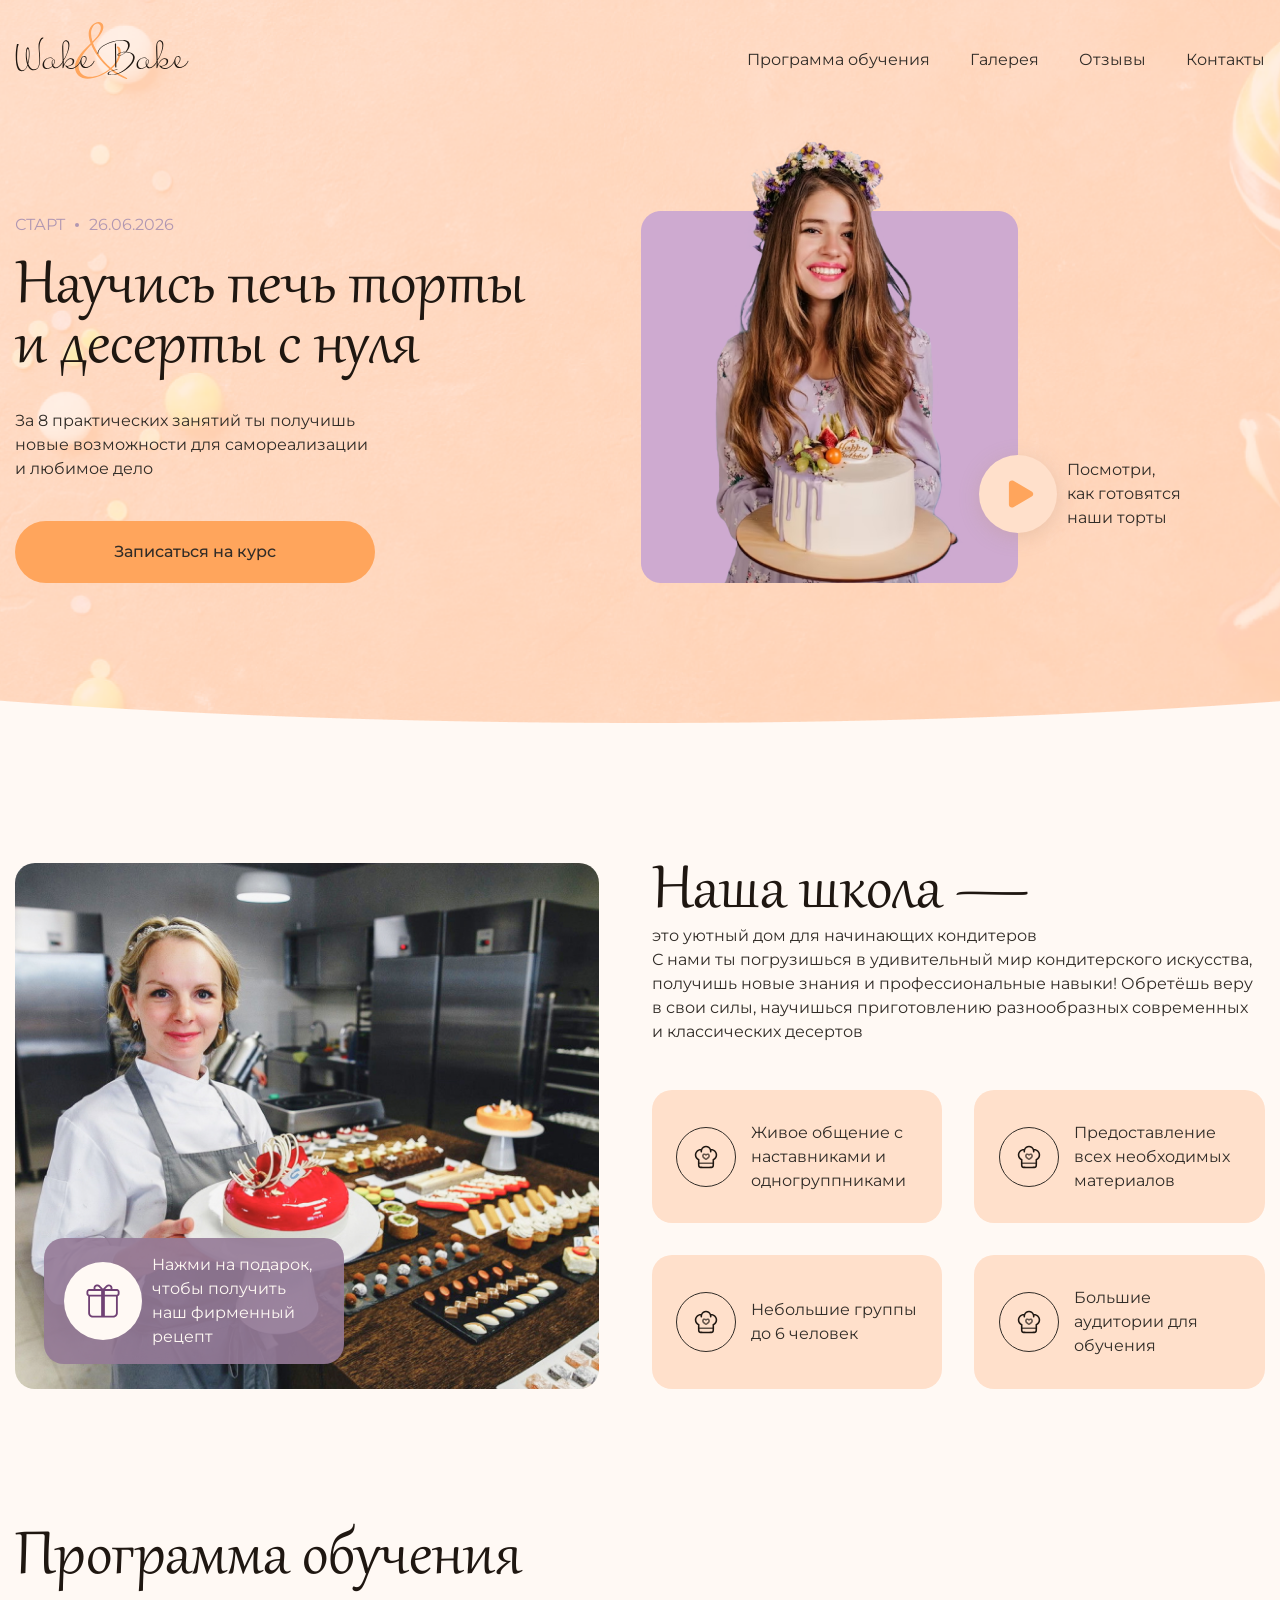
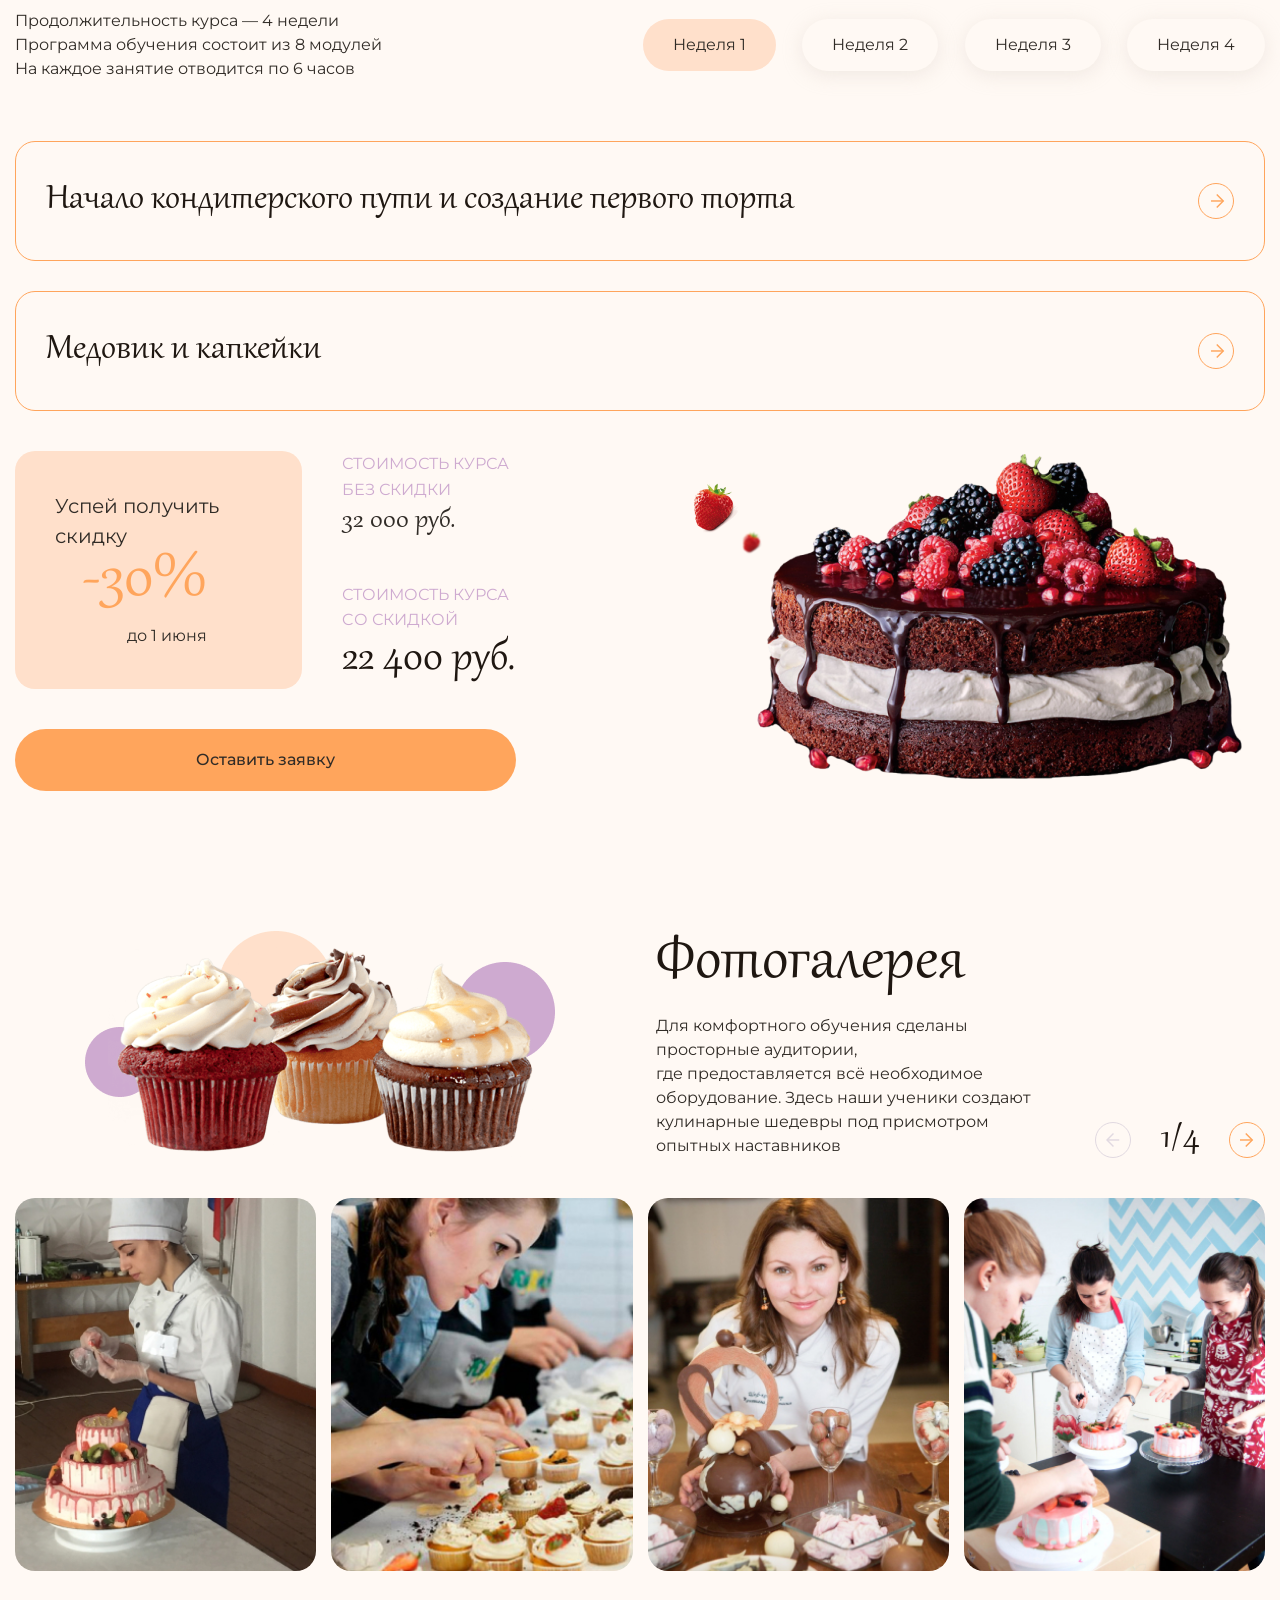
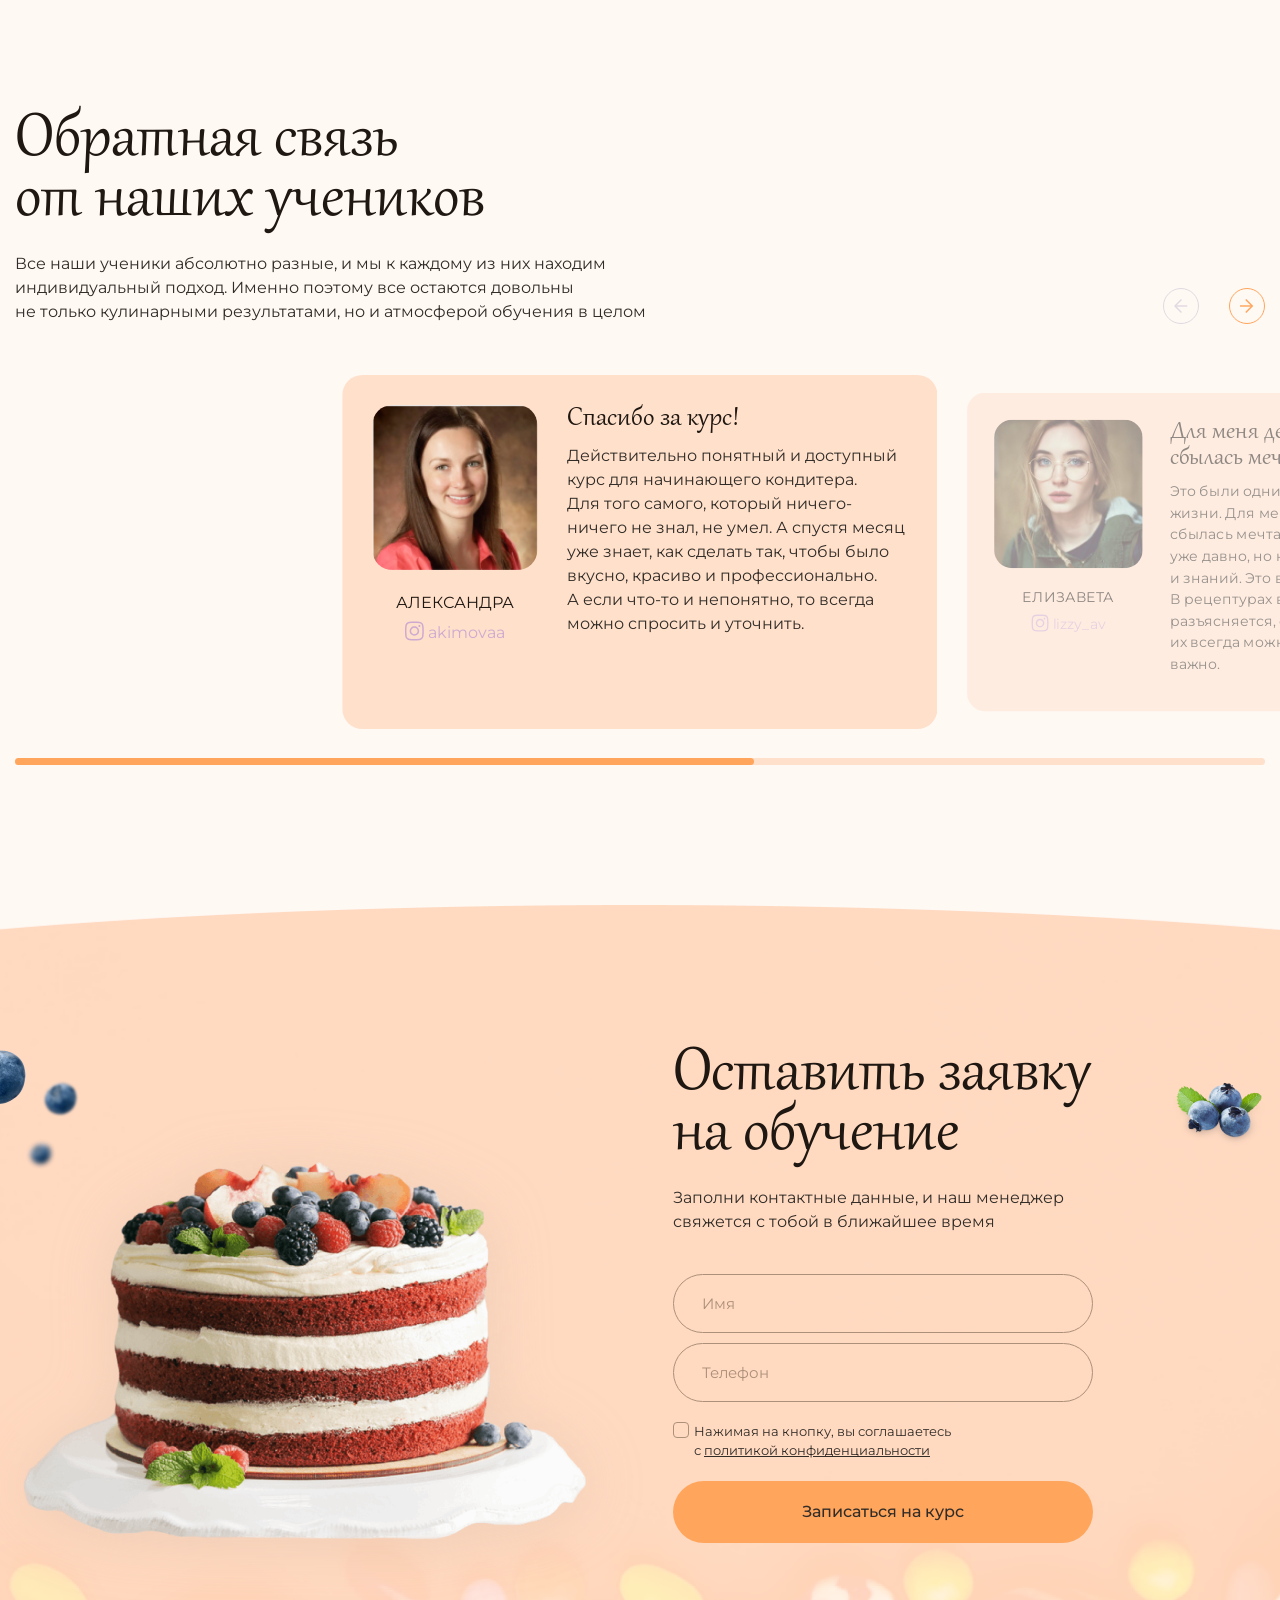
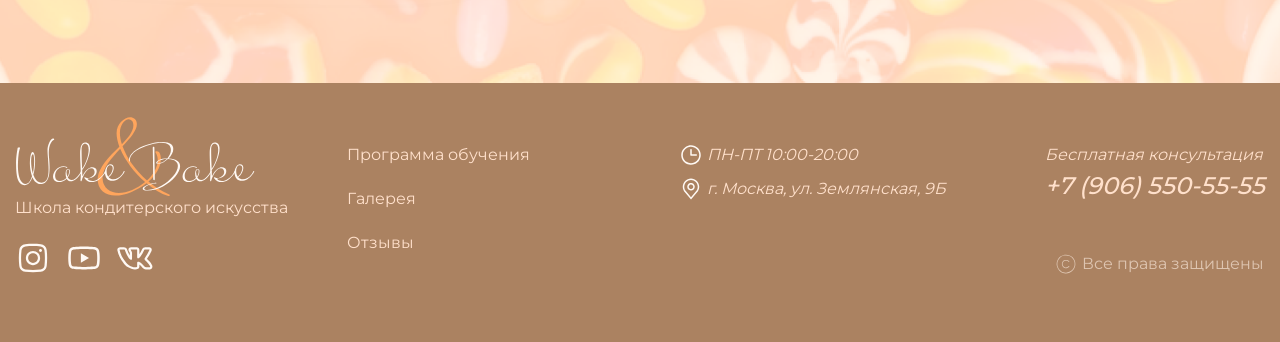
<file: index.html>
<!DOCTYPE html>
<html lang="ru">

<head>
  <meta charset="UTF-8">
  <meta name="viewport" content="width=device-width, initial-scale=1.0">
  <title>Wake & Bake</title>
  <link rel="stylesheet" href="./css/swiper-bundle.min.css">
  <link rel="stylesheet" href="./css/style.css">
</head>

<body class="body">
  <div class="wrapper">
    <header class="header">
      <div class="header__top">
        <div class="container">
          <div class="header__top-inner">
            <a class="header__logo" href="/">
              <img src="img/Icons/logos/logo-dark.svg" alt="Логотип компании">
            </a>
            <nav class="nav">
              <ul class="nav__list">
                <li class="nav__item">
                  <a class="nav__link" href="#program">
                    Программа обучения
                  </a>
                </li>
                <li class="nav__item">
                  <a class="nav__link" href="#gallery">
                    Галерея
                  </a>
                </li>
                <li class="nav__item">
                  <a class="nav__link" href="#testimonials">
                    Отзывы
                  </a>
                </li>
                <li class="nav__item">
                  <a class="nav__link" href="#contact">
                    Контакты
                  </a>
                </li>
              </ul>
            </nav>
            <a class="burger-icon" href="#">
              <span></span>
            </a>
          </div>
        </div>
      </div>
      <section class="header__hero hero">
        <div class="container">
          <div class="hero__inner">
            <div class="hero__content">
              <div class="hero__info">
                <span>Старт</span>
                <span>26.06.2026</span>
              </div>
              <h1 class="hero__title title">Научись печь торты и десерты с нуля
              </h1>
              <p class=" hero__text">
                За 8 практических занятий ты получишь новые возможности для самореализации и любимое дело
              </p>
              <div class="hero__img-controls hero__img-controls--mobile">
                <a class="hero__img-button" data-fslightbox="gallery" href="media/cake.mp4">
                  <img src="img/Icons/btn.svg" alt="Кнопка play">
                </a>
                Посмотри, как готовятся наши торты
              </div>
              <a class="hero__button button" href="#contact">
                Записаться на курс
              </a>
            </div>
            <div class="hero__img">
              <img src="img/content/girl.png" alt="Девушка с тортиком">
              <div class="hero__img-controls">
                <a class="hero__img-button " data-fslightbox="video" href="media/cake.mp4">
                  <img src="img/Icons/btn.svg" alt="Кнопка play">
                </a>
                Посмотри, как готовятся наши торты
              </div>
            </div>
          </div>
        </div>
      </section>
    </header>

    <main class="main">
      <section class="main__about about ">
        <div class="container">
          <div class="about__inner">
            <div class="about__img">
              <img src="img/content/girl-2.jpg" alt="Кондитер">
              <div class="about__img-controls">
                <a class="about__img-button" href="#">
                  <img src="img/Icons/gift.svg" alt="">
                </a>
                Нажми на подарок, чтобы получить наш фирменный рецепт
              </div>
            </div>
            <div class="about__body">
              <div class="about__heading">
                <h2 class="about__title title">
                  Наша школа —
                </h2>
                <p class="about__title-text">
                  это уютный дом для начинающих кондитеров
                </p>
              </div>
              <p class="about__text">
                С нами ты погрузишься в удивительный мир кондитерского искусства, получишь новые знания
                и профессиональные навыки! Обретёшь веру в свои силы, научишься приготовлению разнообразных современных
                и классических десертов
              </p>
            </div>
            <ul class="about__grid">
              <li class="about__grid-item">
                <div class="about__grid-img">
                  <img src="img/Icons/hat.svg" alt="">
                </div>
                <p class="grid__text">
                  Живое общение с наставниками и одногруппниками
                </p>
              </li>
              <li class="about__grid-item">
                <div class="about__grid-img">
                  <img src="img/Icons/hat.svg" alt="">
                </div>
                <p class="grid__text">
                  Предоставление всех необходимых материалов
                </p>
              </li>
              <li class="about__grid-item">
                <div class="about__grid-img">
                  <img src="img/Icons/hat.svg" alt="">
                </div>
                <p class="grid__text">
                  Небольшие группы до 6 человек
                </p>
              </li>
              <li class="about__grid-item">
                <div class="about__grid-img">
                  <img src="img/Icons/hat.svg" alt="">
                </div>
                <p class="grid__text">
                  Большие аудитории для обучения
                </p>
              </li>
            </ul>
          </div>
        </div>
      </section>

      <section class="main__program program" id="program">
        <div class="container">
          <h2 class="program__title title">
            Программа обучения
          </h2>
          <div class="program__top">
            <p class="program__text">
              Продолжительность курса — 4 недели
              <br>
              Программа обучения состоит из 8 модулей
              <br>
              На каждое занятие отводится по 6 часов
            </p>
            <ul class="tab-controls">
              <li class="tab-controls__item">
                <a class="tab-controls__link tab-controls__link--active" href="#tab1">
                  Неделя 1
                </a>
              </li>
              <li class="tab-controls__item">
                <a class="tab-controls__link" href="#tab2">
                  Неделя 2
                </a>
              </li>
              <li class="tab-controls__item">
                <a class="tab-controls__link" href="#tab3">
                  Неделя 3
                </a>
              </li>
              <li class="tab-controls__item">
                <a class="tab-controls__link" href="#tab4">
                  Неделя 4
                </a>
              </li>
            </ul>
          </div>
          <div class="program__tab-content tab-content tab-content--show" id="tab1">
            <ul class="accordion-list">
              <li class="accordion-list__item">
                <a class="accordion-list__control" href="#">
                  <h3 class="accordion-list__control-title">
                    Начало кондитерского пути и создание первого торта
                  </h3>
                  <div class="accordion-list__control-icon">
                    <svg width="14" height="14" viewBox="0 0 14 14" fill="none" xmlns="http://www.w3.org/2000/svg">
                      <path
                        d="M5.25605 12.96L11.232 6.984L5.25605 1.008L6.26405 -3.0528e-07L13.248 6.984L6.26405 13.968L5.25605 12.96Z"
                        fill="#FFA55C" />
                      <path
                        d="M12.2402 6.26465L12.2402 7.70465L0.000234839 7.70465L0.000234902 6.26465L12.2402 6.26465Z"
                        fill="#FFA55C" />
                    </svg>
                  </div>
                </a>
                <div class="accordion-list__content">
                  <div class="accordion__content">
                    <div class="accordion-content__col">
                      <h6 class="accordion-content__title">
                        Теория:
                      </h6>
                      <ul class="accortdion-content__list">
                        <li class="accordion-content__item">
                          <div class="accordion-content__icon">
                            <img src="img/Icons/hat-2.svg" alt="">
                          </div>
                          Организация рабочего места
                        </li>
                        <li class="accordion-content__item">
                          <div class="accordion-content__icon">
                            <img src="img/Icons/hat-2.svg" alt="">
                          </div>
                          Подготовка необходимого инвентаря
                        </li>
                        <li class="accordion-content__item">
                          <div class="accordion-content__icon">
                            <img src="img/Icons/hat-2.svg" alt="">
                          </div>
                          Выбор необходимых продуктов
                        </li>
                        <li class="accordion-content__item">
                          <div class="accordion-content__icon">
                            <img src="img/Icons/hat-2.svg" alt="">
                          </div>
                          Советы по закупке необходимых продуктов и инвентаря
                        </li>
                        <li class="accordion-content__item">
                          <div class="accordion-content__icon">
                            <img src="img/Icons/hat-2.svg" alt="">
                          </div>
                          Обзор хранения и заготовки сырья
                        </li>
                      </ul>
                    </div>
                    <div class="accordion-content__col">
                      <h6 class="accordion-content__title">
                        Практика:
                      </h6>
                      <p class="accordion-content__text">
                        Испечёшь морковный торт с солёной карамелью
                      </p>
                    </div>
                  </div>
                </div>
              </li>
              <li class="accordion-list__item">
                <a class="accordion-list__control" href="#">
                  <h3 class="accordion-list__control-title">
                    Медовик и капкейки
                  </h3>
                  <div class="accordion-list__control-icon">
                    <svg width="14" height="14" viewBox="0 0 14 14" fill="none" xmlns="http://www.w3.org/2000/svg">
                      <path
                        d="M5.25605 12.96L11.232 6.984L5.25605 1.008L6.26405 -3.0528e-07L13.248 6.984L6.26405 13.968L5.25605 12.96Z"
                        fill="#FFA55C" />
                      <path
                        d="M12.2402 6.26465L12.2402 7.70465L0.000234839 7.70465L0.000234902 6.26465L12.2402 6.26465Z"
                        fill="#FFA55C" />
                    </svg>
                  </div>
                </a>
                <div class="accordion-list__content">
                  <div class="accordion__content">
                    <div class="accordion-content__col">
                      <h6 class="accordion-content__title">
                        Теория:
                      </h6>
                      <ul class="accortdion-content__list">
                        <li class="accordion-content__item">
                          <div class="accordion-content__icon">
                            <img src="img/Icons/hat-2.svg" alt="">
                          </div>
                          Приготовление и украшение капкейков
                        </li>
                        <li class="accordion-content__item">
                          <div class="accordion-content__icon">
                            <img src="img/Icons/hat-2.svg" alt="">
                          </div>
                          Изготовление крема и конфи
                        </li>
                        <li class="accordion-content__item">
                          <div class="accordion-content__icon">
                            <img src="img/Icons/hat-2.svg" alt="">
                          </div>
                          Приготовление медовых коржей для торта
                        </li>
                        <li class="accordion-content__item">
                          <div class="accordion-content__icon">
                            <img src="img/Icons/hat-2.svg" alt="">
                          </div>
                          Пропитка коржей и сборка торта
                        </li>
                      </ul>
                    </div>
                    <div class="accordion-content__col">
                      <h6 class="accordion-content__title">
                        Практика:
                      </h6>
                      <p class="accordion-content__text">
                        Испечёшь капкейки, приготовишь крем и конфи, а также сделаешь своё первое пирожное — медовик
                      </p>
                    </div>
                  </div>
                </div>
              </li>
            </ul>
          </div>
          <div class="program__tab-content tab-content" id="tab2">
            <ul class="accordion-list">
              <li class="accordion-list__item">
                <a class="accordion-list__control" href="#">
                  <h3 class="accordion-list__control-title">
                    Песочное тесто и чизкейк
                  </h3>
                  <div class="accordion-list__control-icon">
                    <svg width="14" height="14" viewBox="0 0 14 14" fill="none" xmlns="http://www.w3.org/2000/svg">
                      <path
                        d="M5.25605 12.96L11.232 6.984L5.25605 1.008L6.26405 -3.0528e-07L13.248 6.984L6.26405 13.968L5.25605 12.96Z"
                        fill="#FFA55C" />
                      <path
                        d="M12.2402 6.26465L12.2402 7.70465L0.000234839 7.70465L0.000234902 6.26465L12.2402 6.26465Z"
                        fill="#FFA55C" />
                    </svg>
                  </div>
                </a>
                <div class="accordion-list__content">
                  <div class="accordion__content">
                    <div class="accordion-content__col">
                      <h6 class="accordion-content__title">
                        Теория:
                      </h6>
                      <ul class="accortdion-content__list">
                        <li class="accordion-content__item">
                          <div class="accordion-content__icon">
                            <img src="img/Icons/hat-2.svg" alt="">
                          </div>
                          Приготовление песочного теста
                        </li>
                        <li class="accordion-content__item">
                          <div class="accordion-content__icon">
                            <img src="img/Icons/hat-2.svg" alt="">
                          </div>
                          Тонкости в приготовлении меренги
                        </li>
                        <li class="accordion-content__item">
                          <div class="accordion-content__icon">
                            <img src="img/Icons/hat-2.svg" alt="">
                          </div>
                          Изготовление заварного крема
                        </li>
                        <li class="accordion-content__item">
                          <div class="accordion-content__icon">
                            <img src="img/Icons/hat-2.svg" alt="">
                          </div>
                          Выпечка тарталеток
                        </li>
                        <li class="accordion-content__item">
                          <div class="accordion-content__icon">
                            <img src="img/Icons/hat-2.svg" alt="">
                          </div>
                          Приготовление нежного чизкейка
                        </li>
                      </ul>
                    </div>
                    <div class="accordion-content__col">
                      <h6 class="accordion-content__title">
                        Практика:
                      </h6>
                      <p class="accordion-content__text">
                        Приготовишь меренги, сделаешь заварной крем для тарталеток и испечёшь свой первый чизкейк
                      </p>
                    </div>
                  </div>
                </div>
              </li>
              <li class="accordion-list__item">
                <a class="accordion-list__control" href="#">
                  <h3 class="accordion-list__control-title">
                    Бисквиты
                  </h3>
                  <div class="accordion-list__control-icon">
                    <svg width="14" height="14" viewBox="0 0 14 14" fill="none" xmlns="http://www.w3.org/2000/svg">
                      <path
                        d="M5.25605 12.96L11.232 6.984L5.25605 1.008L6.26405 -3.0528e-07L13.248 6.984L6.26405 13.968L5.25605 12.96Z"
                        fill="#FFA55C" />
                      <path
                        d="M12.2402 6.26465L12.2402 7.70465L0.000234839 7.70465L0.000234902 6.26465L12.2402 6.26465Z"
                        fill="#FFA55C" />
                    </svg>
                  </div>
                </a>
                <div class="accordion-list__content">
                  <div class="accordion__content">
                    <div class="accordion-content__col">
                      <h6 class="accordion-content__title">
                        Теория:
                      </h6>
                      <ul class="accortdion-content__list">
                        <li class="accordion-content__item">
                          <div class="accordion-content__icon">
                            <img src="img/Icons/hat-2.svg" alt="">
                          </div>
                          Тонкости выпечки бисквитов
                        </li>
                        <li class="accordion-content__item">
                          <div class="accordion-content__icon">
                            <img src="img/Icons/hat-2.svg" alt="">
                          </div>
                          Приготовление ванильного бисквита
                        </li>
                        <li class="accordion-content__item">
                          <div class="accordion-content__icon">
                            <img src="img/Icons/hat-2.svg" alt="">
                          </div>
                          Приготовление фисташкового бисквита
                        </li>
                        <li class="accordion-content__item">
                          <div class="accordion-content__icon">
                            <img src="img/Icons/hat-2.svg" alt="">
                          </div>
                          Приготовление шоколадного бисквита
                        </li>
                      </ul>
                    </div>
                    <div class="accordion-content__col">
                      <h6 class="accordion-content__title">
                        Практика:
                      </h6>
                      <p class="accordion-content__text">
                        Отработаешь выпечку трёх бисквитов для будущих тортов
                      </p>
                    </div>
                  </div>
                </div>
              </li>
            </ul>
          </div>
          <div class="program__tab-content tab-content" id="tab3">
            <ul class="accordion-list">
              <li class="accordion-list__item">
                <a class="accordion-list__control" href="#">
                  <h3 class="accordion-list__control-title">
                    Дрожжевое тесто
                  </h3>
                  <div class="accordion-list__control-icon">
                    <svg width="14" height="14" viewBox="0 0 14 14" fill="none" xmlns="http://www.w3.org/2000/svg">
                      <path
                        d="M5.25605 12.96L11.232 6.984L5.25605 1.008L6.26405 -3.0528e-07L13.248 6.984L6.26405 13.968L5.25605 12.96Z"
                        fill="#FFA55C" />
                      <path
                        d="M12.2402 6.26465L12.2402 7.70465L0.000234839 7.70465L0.000234902 6.26465L12.2402 6.26465Z"
                        fill="#FFA55C" />
                    </svg>
                  </div>
                </a>
                <div class="accordion-list__content">
                  <div class="accordion__content">
                    <div class="accordion-content__col">
                      <h6 class="accordion-content__title">
                        Теория:
                      </h6>
                      <ul class="accortdion-content__list">
                        <li class="accordion-content__item">
                          <div class="accordion-content__icon">
                            <img src="img/Icons/hat-2.svg" alt="">
                          </div>
                          Технология приготовления дрожжевого теста: тонкости и советы
                        </li>
                        <li class="accordion-content__item">
                          <div class="accordion-content__icon">
                            <img src="img/Icons/hat-2.svg" alt="">
                          </div>
                          Приготовление песочного теста
                        </li>
                        <li class="accordion-content__item">
                          <div class="accordion-content__icon">
                            <img src="img/Icons/hat-2.svg" alt="">
                          </div>
                          Рецептурные нюансы
                        </li>
                      </ul>
                    </div>
                    <div class="accordion-content__col">
                      <h6 class="accordion-content__title">
                        Практика:
                      </h6>
                      <p class="accordion-content__text">
                        Приготовишь заготовку для торта
                      </p>
                    </div>
                  </div>
                </div>
              </li>
              <li class="accordion-list__item">
                <a class="accordion-list__control" href="#">
                  <h3 class="accordion-list__control-title">
                    Работа с кремами
                  </h3>
                  <div class="accordion-list__control-icon">
                    <svg width="14" height="14" viewBox="0 0 14 14" fill="none" xmlns="http://www.w3.org/2000/svg">
                      <path
                        d="M5.25605 12.96L11.232 6.984L5.25605 1.008L6.26405 -3.0528e-07L13.248 6.984L6.26405 13.968L5.25605 12.96Z"
                        fill="#FFA55C" />
                      <path
                        d="M12.2402 6.26465L12.2402 7.70465L0.000234839 7.70465L0.000234902 6.26465L12.2402 6.26465Z"
                        fill="#FFA55C" />
                    </svg>
                  </div>
                </a>
                <div class="accordion-list__content">
                  <div class="accordion__content">
                    <div class="accordion-content__col">
                      <h6 class="accordion-content__title">
                        Теория:
                      </h6>
                      <ul class="accortdion-content__list">
                        <li class="accordion-content__item">
                          <div class="accordion-content__icon">
                            <img src="img/Icons/hat-2.svg" alt="">
                          </div>
                          Приготовление кремов: ганаши, кремю
                        </li>
                        <li class="accordion-content__item">
                          <div class="accordion-content__icon">
                            <img src="img/Icons/hat-2.svg" alt="">
                          </div>
                          Создание заварного теста
                        </li>
                        <li class="accordion-content__item">
                          <div class="accordion-content__icon">
                            <img src="img/Icons/hat-2.svg" alt="">
                          </div>
                          Приготовление профитролей и нескольких видов кремов
                        </li>
                      </ul>
                    </div>
                    <div class="accordion-content__col">
                      <h6 class="accordion-content__title">
                        Практика:
                      </h6>
                      <p class="accordion-content__text">
                        Приготовишь профитроли и несколько видов кремов
                      </p>
                    </div>
                  </div>
                </div>
              </li>
            </ul>
          </div>
          <div class="program__tab-content tab-content" id="tab4">
            <ul class="accordion-list">
              <li class="accordion-list__item">
                <a class="accordion-list__control" href="#">
                  <h3 class="accordion-list__control-title">
                    Mille-feuille, или Наполеон
                  </h3>
                  <div class="accordion-list__control-icon">
                    <svg width="14" height="14" viewBox="0 0 14 14" fill="none" xmlns="http://www.w3.org/2000/svg">
                      <path
                        d="M5.25605 12.96L11.232 6.984L5.25605 1.008L6.26405 -3.0528e-07L13.248 6.984L6.26405 13.968L5.25605 12.96Z"
                        fill="#FFA55C" />
                      <path
                        d="M12.2402 6.26465L12.2402 7.70465L0.000234839 7.70465L0.000234902 6.26465L12.2402 6.26465Z"
                        fill="#FFA55C" />
                    </svg>
                  </div>
                </a>
                <div class="accordion-list__content">
                  <div class="accordion__content">
                    <div class="accordion-content__col">
                      <h6 class="accordion-content__title">
                        Теория:
                      </h6>
                      <ul class="accortdion-content__list">
                        <li class="accordion-content__item">
                          <div class="accordion-content__icon">
                            <img src="img/Icons/hat-2.svg" alt="">
                          </div>
                          Приготовление слоёного теста
                        </li>
                        <li class="accordion-content__item">
                          <div class="accordion-content__icon">
                            <img src="img/Icons/hat-2.svg" alt="">
                          </div>
                          Рецептура и создание крема дипломат
                        </li>
                        <li class="accordion-content__item">
                          <div class="accordion-content__icon">
                            <img src="img/Icons/hat-2.svg" alt="">
                          </div>
                          Приготовление французского морковного десерта
                        </li>
                      </ul>
                    </div>
                    <div class="accordion-content__col">
                      <h6 class="accordion-content__title">
                        Практика:
                      </h6>
                      <p class="accordion-content__text">
                        Испечёте торт «Наполеон» и приготовите необычный морковный десерт
                      </p>
                    </div>
                  </div>
                </div>
              </li>
              <li class="accordion-list__item">
                <a class="accordion-list__control" href="#">
                  <h3 class="accordion-list__control-title">
                    Завершение курса
                  </h3>
                  <div class="accordion-list__control-icon">
                    <svg width="14" height="14" viewBox="0 0 14 14" fill="none" xmlns="http://www.w3.org/2000/svg">
                      <path
                        d="M5.25605 12.96L11.232 6.984L5.25605 1.008L6.26405 -3.0528e-07L13.248 6.984L6.26405 13.968L5.25605 12.96Z"
                        fill="#FFA55C" />
                      <path
                        d="M12.2402 6.26465L12.2402 7.70465L0.000234839 7.70465L0.000234902 6.26465L12.2402 6.26465Z"
                        fill="#FFA55C" />
                    </svg>
                  </div>
                </a>
                <div class="accordion-list__content">
                  <div class="accordion__content">
                    <div class="accordion-content__col">
                      <h6 class="accordion-content__title">
                        Теория:
                      </h6>
                      <ul class="accortdion-content__list">
                        <li class="accordion-content__item">
                          <div class="accordion-content__icon">
                            <img src="img/Icons/hat-2.svg" alt="">
                          </div>
                          Работа кондитера на заказ
                        </li>
                        <li class="accordion-content__item">
                          <div class="accordion-content__icon">
                            <img src="img/Icons/hat-2.svg" alt="">
                          </div>
                          Применение знаний о технологии выпечки к другим рецептам
                        </li>
                        <li class="accordion-content__item">
                          <div class="accordion-content__icon">
                            <img src="img/Icons/hat-2.svg" alt="">
                          </div>
                          Разработка собственных рецептов
                        </li>
                      </ul>
                    </div>
                    <div class="accordion-content__col">
                      <h6 class="accordion-content__title">
                        Практика:
                      </h6>
                      <p class="accordion-content__text">
                        Самостоятельно, без наставника испечёте торт на ваш выбор
                      </p>
                    </div>
                  </div>
                </div>
              </li>
            </ul>
          </div>

          <div class="program__bottom">
            <div class="program__action">
              <div class="program__discount">
                Успей получить скидку
                <div class="program__discount-value">
                  -30%
                </div>
                <span>
                  до 1 июня
                </span>
              </div>
              <div class="program__price">
                <div class="program__price-text">
                  Стоимость курса без скидки
                </div>
                <div class="program__price-value">
                  32 000 руб.
                </div>
              </div>
              <div class="program__price">
                <div class="program__price-text">
                  Стоимость курса cо скидкой
                </div>
                <div class="program__price-value program__price-value--big">
                  22 400 руб.
                </div>
              </div>
              <a class="program__button button" href="#contact">
                Оставить заявку
              </a>
            </div>
            <div class="program__img">
              <img src="img/deco/cake.png" alt="">
            </div>
          </div>
        </div>
      </section>

      <section class="main__gallery gallery" id="gallery">
        <div class="container">
          <div class="gallery__inner">
            <div class="gallery__img">
              <img src="img/deco/cupcakes.png" alt="">
            </div>
            <div class="gallery__content">
              <div class="gallery__info">
                <h2 class="gallery__title title">
                  Фотогалерея
                </h2>
                <p class="gallery__text">
                  Для комфортного обучения сделаны просторные аудитории, где предоставляется всё необходимое
                  оборудование. Здесь наши ученики создают кулинарные шедевры под присмотром опытных наставников
                </p>
              </div>
              <div class="gallery__nav">
                <button class="gallery__prev" type="button">
                  <svg width="14" height="14" viewBox="0 0 14 14" fill="none" xmlns="http://www.w3.org/2000/svg">
                    <path
                      d="M7.992 1.00777L2.016 6.98377L7.992 12.9598L6.984 13.9678L-3.0528e-07 6.98377L6.984 -0.000227365L7.992 1.00777Z"
                      fill="#FFA55C" />
                    <path d="M1.00806 7.70312L1.00806 6.26313L13.2481 6.26312L13.2481 7.70312L1.00806 7.70312Z"
                      fill="#FFA55C" />
                  </svg>
                </button>
                <div class="gallery__pagination"></div>
                <button class="gallery__next" type="button">
                  <svg width="14" height="14" viewBox="0 0 14 14" fill="none" xmlns="http://www.w3.org/2000/svg">
                    <path
                      d="M5.25605 12.96L11.232 6.984L5.25605 1.008L6.26405 -3.0528e-07L13.248 6.984L6.26405 13.968L5.25605 12.96Z"
                      fill="#FFA55C" />
                    <path d="M12.2402 6.26465L12.2402 7.70465L0.000234839 7.70465L0.000234902 6.26465L12.2402 6.26465Z"
                      fill="#FFA55C" />
                  </svg>
                </button>
              </div>
            </div>
          </div>
          <div class="gallery__slider swiper">
            <div class="gallery__wrapper swiper-wrapper">
              <a class="gallery__slide swiper-slide" data-fslightbox="gallery" href="img/content/gallery/1.jpg">
                <img src="img/content/gallery/1.jpg" alt="">
              </a>
              <a class="gallery__slide swiper-slide" data-fslightbox="gallery" href="img/content/gallery/2.jpg">
                <img src="img/content/gallery/2.jpg" alt="">
              </a>
              <a class="gallery__slide swiper-slide" data-fslightbox="gallery" href="img/content/gallery/3.jpg">
                <img src="img/content/gallery/3.jpg" alt="">
              </a>
              <a class="gallery__slide swiper-slide" data-fslightbox="gallery" href="img/content/gallery/4.jpg">
                <img src="img/content/gallery/4.jpg" alt="">
              </a>
              <a class="gallery__slide swiper-slide" data-fslightbox="gallery" href="img/content/gallery/6.jpg">
                <img src="img/content/gallery/5.jpg" alt="">
              </a>
              <a class="gallery__slide swiper-slide" data-fslightbox="gallery" href="img/content/gallery/6.jpg">
                <img src="img/content/gallery/6.jpg" alt="">
              </a>
              <a class="gallery__slide swiper-slide" data-fslightbox="gallery" href="img/content/gallery/6.jpg">
                <img src="img/content/gallery/7.jpg" alt="">
              </a>
            </div>
          </div>
        </div>
      </section>

      <section class="main__testimonials testimonials" id="testimonials">
        <div class="container">
          <div class="testimonials__inner">
            <div class="testimonials__content">
              <div class="testimonials__info">
                <h2 class="testimonials__title title">
                  Обратная связь от наших учеников
                </h2>
                <p class="testimonials__text">
                  Все наши ученики абсолютно разные, и мы к каждому из них находим индивидуальный подход. Именно поэтому
                  все остаются довольны не только кулинарными результатами, но и атмосферой обучения в целом
                </p>
              </div>
            </div>
            <div class="testimonials__nav">
              <button class="testimonials__prev" type="button">
                <svg width="14" height="14" viewBox="0 0 14 14" fill="none" xmlns="http://www.w3.org/2000/svg">
                  <path
                    d="M7.992 1.00777L2.016 6.98377L7.992 12.9598L6.984 13.9678L-3.0528e-07 6.98377L6.984 -0.000227365L7.992 1.00777Z"
                    fill="#FFA55C" />
                  <path d="M1.00806 7.70312L1.00806 6.26313L13.2481 6.26312L13.2481 7.70312L1.00806 7.70312Z"
                    fill="#FFA55C" />
                </svg>
              </button>
              <button class="testimonials__next" type="button">
                <svg width="14" height="14" viewBox="0 0 14 14" fill="none" xmlns="http://www.w3.org/2000/svg">
                  <path
                    d="M5.25605 12.96L11.232 6.984L5.25605 1.008L6.26405 -3.0528e-07L13.248 6.984L6.26405 13.968L5.25605 12.96Z"
                    fill="#FFA55C" />
                  <path d="M12.2402 6.26465L12.2402 7.70465L0.000234839 7.70465L0.000234902 6.26465L12.2402 6.26465Z"
                    fill="#FFA55C" />
                </svg>
              </button>
            </div>
          </div>
          <div class="testimonials__slider swiper">
            <div class="testimonials__wrapper swiper-wrapper">

              <div class="testimonials__slide swiper-slide">
                <div class="testimonials__student">
                  <div class="testimonials__student-img">
                    <img src="img/content/testimonials/1.jpg" alt="Девушка без очков">
                  </div>
                  <div class="testimonials__student-name">
                    Александра
                  </div>
                  <div class="testimonials__student-inst">
                    <img src="/img/Icons/socials/inst-2.svg" alt="">
                    akimovaa
                  </div>
                </div>
                <blockquote class="testimonials__quote">
                  <span>
                    Спасибо за курс!
                  </span>
                  Действительно понятный и доступный курс для начинающего кондитера. Для того самого, который
                  ничего-ничего не знал, не умел. А спустя месяц уже знает, как сделать так, чтобы было вкусно, красиво
                  и профессионально. А если что-то и непонятно, то всегда можно спросить и уточнить.
                </blockquote>
              </div>
              <div class="testimonials__slide swiper-slide">
                <div class="testimonials__student">
                  <div class="testimonials__student-img">
                    <img src="img/content/testimonials/2.jpg" alt="Елизавета оставляет Отзыв">
                  </div>
                  <div class="testimonials__student-name">
                    Елизавета
                  </div>
                  <div class="testimonials__student-inst">
                    <img src="/img/Icons/socials/inst-2.svg" alt="">
                    lizzy_av
                  </div>
                </div>
                <blockquote class="testimonials__quote">
                  <span>
                    Для меня действительно сбылась мечта!
                  </span>
                  Это были одни из лучших месяцев моей жизни. Для меня действительно сбылась мечта, к которой я шла
                  уже давно, но не хватало опыта и знаний. Это все дала мне ваша школа. В рецептурах все довольно
                  понятно разъясняется, если есть вопросы, их всегда можно задать, что не мало важно.
                </blockquote>
              </div>
              <div class="testimonials__slide swiper-slide">
                <div class="testimonials__student">
                  <div class="testimonials__student-img">
                    <img src="img/content/testimonials/3.jpg" alt="Елизавета оставляет Отзыв">
                  </div>
                  <div class="testimonials__student-name">
                    Игорь
                  </div>
                  <div class="testimonials__student-inst">
                    <img src="/img/Icons/socials/inst-2.svg" alt="">
                    igor_sverlovskii
                  </div>
                </div>
                <blockquote class="testimonials__quote">
                  <span>
                    Здесь я узнал много чего нового!
                  </span>
                  Спасибо большое Wake & Bake за такой курс! Здесь я узнал много чего нового для меня! Курс очень
                  хороший, захватывает самые актуальные темы для кондитера! Мне понравилось что всегда была поддержка
                  не только со стороны куратора но и таких же учеников-кондитеров как и я. Мне прям аж будет не хватать
                  всего этого.
                </blockquote>
              </div>
            </div>
            <div class="testimonials__scrollbar swiper-scrollbar">
            </div>
          </div>
        </div>
      </section>


      <section class="contant" id="contact">
        <div class="container">
          <div class="contact__inner">
            <div class="contact__img">
              <img src="img/deco/cake-2.png" alt="Тортик в контактной секции">
            </div>
            <div class="contact__body">
              <h2 class="contact__title title">
                Оставить заявку на обучение
              </h2>
              <p class="contact__text">
                Заполни контактные данные, и наш менеджер свяжется с тобой в ближайшее время
              </p>

              <form class="contact__form">
                <label class="contact__label field">
                  <input class="field__input" type="text" placeholder="Имя">
                  <span>Введите имя</span>
                </label>
                <input class="contact__input" type="tel" placeholder="Телефон">
                <label class="contact__check-label">
                  <input class="contact__checkbox" type="checkbox">
                  <span>
                    Нажимая на кнопку, вы соглашаетесь с <a href="#" target="_blank">политикой
                      конфиденциальности</a>
                  </span>
                </label>
                <button class="button" type="submit">
                  Записаться на курс
                </button>
              </form>
            </div>
          </div>
        </div>
      </section>
    </main>
    <footer class="footer">
      <div class="container">
        <div class="footer__inner">
          <div class="footer__col">
            <a href="" class="footer__logo">
              <img src="img/Icons/logos/logo-lite.svg" alt="Логотип Wake & Bake">
            </a>
            <p class="footer__logo-text">
              Школа кондитерского искусства
            </p>
            <address class="socials">
              <ul class="socials__list">
                <li class="socials__item">
                  <a class="socials__link" href="#">
                    <svg width="36" height="36" viewBox="0 0 36 36" fill="none" xmlns="http://www.w3.org/2000/svg">
                      <path
                        d="M24 10.5C24 10.1022 24.158 9.72064 24.4393 9.43934C24.7206 9.15804 25.1022 9 25.5 9C25.8978 9 26.2794 9.15804 26.5607 9.43934C26.842 9.72064 27 10.1022 27 10.5C27 10.8978 26.842 11.2794 26.5607 11.5607C26.2794 11.842 25.8978 12 25.5 12C25.1022 12 24.7206 11.842 24.4393 11.5607C24.158 11.2794 24 10.8978 24 10.5Z"
                        fill="#FFF9F4" />
                      <path fill-rule="evenodd" clip-rule="evenodd"
                        d="M18 10.875C16.1103 10.875 14.2981 11.6257 12.9619 12.9619C11.6257 14.2981 10.875 16.1103 10.875 18C10.875 19.8897 11.6257 21.7019 12.9619 23.0381C14.2981 24.3743 16.1103 25.125 18 25.125C19.8897 25.125 21.7019 24.3743 23.0381 23.0381C24.3743 21.7019 25.125 19.8897 25.125 18C25.125 16.1103 24.3743 14.2981 23.0381 12.9619C21.7019 11.6257 19.8897 10.875 18 10.875ZM13.125 18C13.125 16.7071 13.6386 15.4671 14.5529 14.5529C15.4671 13.6386 16.7071 13.125 18 13.125C19.2929 13.125 20.5329 13.6386 21.4471 14.5529C22.3614 15.4671 22.875 16.7071 22.875 18C22.875 19.2929 22.3614 20.5329 21.4471 21.4471C20.5329 22.3614 19.2929 22.875 18 22.875C16.7071 22.875 15.4671 22.3614 14.5529 21.4471C13.6386 20.5329 13.125 19.2929 13.125 18Z"
                        fill="#FFF9F4" />
                      <path fill-rule="evenodd" clip-rule="evenodd"
                        d="M25.8871 4.24833C20.6451 3.66722 15.355 3.66722 10.1131 4.24833C7.09508 4.58583 4.65758 6.96333 4.30358 9.99633C3.68168 15.3132 3.68168 20.6845 4.30358 26.0013C4.65758 29.0343 7.09358 31.4118 10.1131 31.7493C15.3551 32.3298 20.6451 32.3298 25.8871 31.7493C28.9051 31.4118 31.3426 29.0343 31.6966 26.0013C32.3186 20.6845 32.3186 15.3132 31.6966 9.99633C31.3426 6.96333 28.9066 4.58583 25.8871 4.24833ZM10.3621 6.48333C15.4385 5.92064 20.5616 5.92064 25.6381 6.48333C27.6331 6.70833 29.2306 8.28183 29.4631 10.2588C30.0645 15.4013 30.0645 20.5964 29.4631 25.7388C29.3428 26.7064 28.8999 27.6052 28.2058 28.29C27.5118 28.9747 26.6072 29.4056 25.6381 29.5128C20.5616 30.0756 15.4385 30.0756 10.3621 29.5128C9.39299 29.4056 8.48836 28.9747 7.79432 28.29C7.10027 27.6052 6.65734 26.7064 6.53708 25.7388C5.93566 20.5964 5.93566 15.4013 6.53708 10.2588C6.65734 9.29127 7.10027 8.3925 7.79432 7.70771C8.48836 7.02292 9.39299 6.59059 10.3621 6.48333Z"
                        fill="#FFF9F4" />
                    </svg>
                  </a>
                </li>
                <li class="socials__item">
                  <a class="socials__link" href="#">
                    <svg width="36" height="36" viewBox="0 0 36 36" fill="none" xmlns="http://www.w3.org/2000/svg">
                      <path
                        d="M33.75 17.902C33.75 17.8246 33.75 17.7367 33.7465 17.6348C33.743 17.35 33.7359 17.0301 33.7289 16.6891C33.7008 15.7082 33.6516 14.7309 33.5742 13.8098C33.4688 12.5406 33.3141 11.4824 33.1031 10.6879C32.8805 9.85873 32.4442 9.10251 31.8377 8.49483C31.2313 7.88715 30.476 7.44928 29.6473 7.225C28.6523 6.95781 26.7047 6.79258 23.9625 6.69062C22.6582 6.64141 21.2625 6.60977 19.8668 6.59219C19.3781 6.58516 18.9246 6.58164 18.5168 6.57812H17.4832C17.0754 6.58164 16.6219 6.58516 16.1332 6.59219C14.7375 6.60977 13.3418 6.64141 12.0375 6.69062C9.29531 6.79609 7.34414 6.96133 6.35273 7.225C5.52375 7.44873 4.76813 7.88641 4.1616 8.49418C3.55507 9.10195 3.11892 9.85846 2.89688 10.6879C2.68242 11.4824 2.53125 12.5406 2.42578 13.8098C2.34844 14.7309 2.29922 15.7082 2.27109 16.6891C2.26055 17.0301 2.25703 17.35 2.25352 17.6348C2.25352 17.7367 2.25 17.8246 2.25 17.902V18.0988C2.25 18.1762 2.25 18.2641 2.25352 18.366C2.25703 18.6508 2.26406 18.9707 2.27109 19.3117C2.29922 20.2926 2.34844 21.2699 2.42578 22.191C2.53125 23.4602 2.68594 24.5184 2.89688 25.3129C3.34688 26.9969 4.66875 28.3258 6.35273 28.7758C7.34414 29.043 9.29531 29.2082 12.0375 29.3102C13.3418 29.3594 14.7375 29.391 16.1332 29.4086C16.6219 29.4156 17.0754 29.4191 17.4832 29.4227H18.5168C18.9246 29.4191 19.3781 29.4156 19.8668 29.4086C21.2625 29.391 22.6582 29.3594 23.9625 29.3102C26.7047 29.2047 28.6559 29.0395 29.6473 28.7758C31.3312 28.3258 32.6531 27.0004 33.1031 25.3129C33.3176 24.5184 33.4688 23.4602 33.5742 22.191C33.6516 21.2699 33.7008 20.2926 33.7289 19.3117C33.7395 18.9707 33.743 18.6508 33.7465 18.366C33.7465 18.2641 33.75 18.1762 33.75 18.0988V17.902ZM31.2188 18.0848C31.2188 18.1586 31.2188 18.2395 31.2152 18.3344C31.2117 18.6086 31.2047 18.9109 31.1977 19.2379C31.173 20.173 31.1238 21.1082 31.05 21.9766C30.9551 23.1086 30.8215 24.0367 30.6562 24.659C30.4383 25.4711 29.7984 26.1145 28.9898 26.3289C28.2516 26.5258 26.3918 26.684 23.8641 26.7789C22.5844 26.8281 21.2062 26.8598 19.8316 26.8773C19.35 26.8844 18.9035 26.8879 18.5027 26.8879H17.4973L16.1684 26.8773C14.7937 26.8598 13.4191 26.8281 12.1359 26.7789C9.6082 26.6805 7.74492 26.5258 7.01016 26.3289C6.20156 26.1109 5.56172 25.4711 5.34375 24.659C5.17852 24.0367 5.04492 23.1086 4.95 21.9766C4.87617 21.1082 4.83047 20.173 4.80234 19.2379C4.7918 18.9109 4.78828 18.6051 4.78477 18.3344C4.78477 18.2395 4.78125 18.1551 4.78125 18.0848V17.916C4.78125 17.8422 4.78125 17.7613 4.78477 17.6664C4.78828 17.3922 4.79531 17.0898 4.80234 16.7629C4.82695 15.8277 4.87617 14.8926 4.95 14.0242C5.04492 12.8922 5.17852 11.9641 5.34375 11.3418C5.56172 10.5297 6.20156 9.88633 7.01016 9.67188C7.74844 9.475 9.6082 9.3168 12.1359 9.22187C13.4156 9.17266 14.7937 9.14102 16.1684 9.12344C16.65 9.11641 17.0965 9.11289 17.4973 9.11289H18.5027L19.8316 9.12344C21.2062 9.14102 22.5809 9.17266 23.8641 9.22187C26.3918 9.32031 28.2551 9.475 28.9898 9.67188C29.7984 9.88984 30.4383 10.5297 30.6562 11.3418C30.8215 11.9641 30.9551 12.8922 31.05 14.0242C31.1238 14.8926 31.1695 15.8277 31.1977 16.7629C31.2082 17.0898 31.2117 17.3957 31.2152 17.6664C31.2152 17.7613 31.2188 17.8457 31.2188 17.916V18.0848ZM14.8711 22.7113L23.0273 17.9652L14.8711 13.2895V22.7113Z"
                        fill="#FFF9F4" />
                    </svg>
                  </a>
                </li>
                <li class="socials__item">
                  <a class="socials__link" href="#">
                    <svg width="36" height="36" viewBox="0 0 36 36" fill="none" xmlns="http://www.w3.org/2000/svg">
                      <path fill-rule="evenodd" clip-rule="evenodd"
                        d="M35.1075 25.2974C34.2915 23.6541 33.2163 22.1529 31.923 20.8514C31.4905 20.3626 31.0376 19.8922 30.5655 19.4414L30.5085 19.3859C30.3332 19.2157 30.1602 19.0432 29.9895 18.8684C31.7574 16.4101 33.2702 13.778 34.5045 11.0129L34.554 10.9019L34.5885 10.7849C34.752 10.2404 34.938 9.20545 34.278 8.26945C33.594 7.30345 32.5005 7.12945 31.767 7.12945H28.3965C27.6908 7.09729 26.9929 7.2892 26.4029 7.67771C25.8128 8.06623 25.3608 8.63143 25.1115 9.29245C24.3861 11.0199 23.478 12.6648 22.4025 14.1989V10.2494C22.4025 9.73945 22.3545 8.88445 21.807 8.16445C21.153 7.30045 20.2065 7.12945 19.5495 7.12945H14.2005C13.5025 7.11339 12.8251 7.36639 12.3085 7.83606C11.7919 8.30573 11.4758 8.95609 11.4255 9.65245L11.421 9.71995V9.78745C11.421 10.5149 11.709 11.0519 11.94 11.3894C12.0435 11.5409 12.153 11.6789 12.2235 11.7659L12.2385 11.7854C12.3135 11.8784 12.363 11.9399 12.4125 12.0089C12.5445 12.1859 12.732 12.4619 12.786 13.1729V15.3824C11.7123 13.5844 10.8319 11.6778 10.1595 9.69445L10.1475 9.66145L10.1355 9.62995C9.9525 9.15145 9.66 8.45545 9.0735 7.92445C8.3895 7.30195 7.5795 7.12945 6.843 7.12945H3.423C2.6775 7.12945 1.779 7.30345 1.1085 8.00995C0.45 8.70595 0.375 9.53995 0.375 9.98095V10.1819L0.417 10.3769C1.36395 14.7731 3.31535 18.8905 6.1185 22.4069C7.40006 24.4279 9.13993 26.1184 11.197 27.3412C13.254 28.564 15.5703 29.2847 17.958 29.4449L18.0195 29.4494H18.0825C19.1715 29.4494 20.307 29.3549 21.1605 28.7864C22.311 28.0184 22.4025 26.841 22.4025 26.2529V24.5459C22.698 24.7859 23.064 25.1069 23.5125 25.5389C24.0555 26.0819 24.4875 26.5529 24.858 26.9639L25.056 27.1829C25.344 27.5039 25.6275 27.8204 25.8855 28.0799C26.2095 28.4054 26.61 28.7639 27.111 29.0294C27.6555 29.3159 28.227 29.4464 28.833 29.4464H32.2545C32.976 29.4464 34.0095 29.2754 34.737 28.4324C35.529 27.5144 35.469 26.3879 35.22 25.5794L35.175 25.4339L35.1075 25.2974ZM26.5275 25.4564C26.0626 24.9368 25.5839 24.4296 25.092 23.9354L25.0875 23.9309C23.052 21.9689 22.1025 21.6284 21.4305 21.6284C21.072 21.6284 20.6775 21.6674 20.421 21.9884C20.3055 22.1416 20.2298 22.3209 20.2005 22.5104C20.1643 22.7305 20.1483 22.9535 20.1525 23.1764V26.2529C20.1525 26.6354 20.0895 26.7959 19.9125 26.9129C19.677 27.0704 19.1745 27.1979 18.096 27.1979C16.0473 27.0585 14.061 26.4349 12.3003 25.3783C10.5396 24.3216 9.05478 22.8622 7.968 21.1199L7.956 21.1004L7.941 21.0824C5.32967 17.8322 3.50977 14.0193 2.625 9.94495C2.631 9.74995 2.673 9.63145 2.742 9.55945C2.8125 9.48445 2.985 9.37945 3.423 9.37945H6.843C7.2225 9.37945 7.4205 9.46345 7.563 9.59095C7.722 9.73795 7.863 9.98545 8.031 10.4264C8.871 12.8954 10.005 15.2054 11.0805 16.9019C11.6175 17.7509 12.1455 18.4574 12.6225 18.9569C12.861 19.2059 13.0935 19.4129 13.317 19.5599C13.5315 19.7009 13.776 19.8134 14.028 19.8134C14.16 19.8134 14.3145 19.7984 14.463 19.7339C14.6234 19.6631 14.7554 19.5406 14.838 19.3859C14.9925 19.1039 15.036 18.6884 15.036 18.1439V13.0844C14.9565 11.8574 14.586 11.1659 14.226 10.6754C14.1531 10.5773 14.0781 10.4808 14.001 10.3859L13.9815 10.3619C13.9175 10.2843 13.8565 10.2042 13.7985 10.1219C13.7247 10.0302 13.6802 9.91834 13.671 9.80095C13.6828 9.68175 13.7396 9.57156 13.83 9.49293C13.9203 9.41429 14.0373 9.37316 14.157 9.37795H19.5495C19.8585 9.37795 19.962 9.45295 20.0145 9.52345C20.0895 9.62095 20.1525 9.82345 20.1525 10.2494V17.0414C20.1525 17.8484 20.5245 18.3944 21.0645 18.3944C21.6855 18.3944 22.134 18.0179 22.917 17.2349L22.9305 17.2199L22.9425 17.2064C24.699 15.0649 26.134 12.6788 27.2025 10.1234L27.2085 10.1054C27.2888 9.87968 27.4407 9.68637 27.6411 9.55502C27.8416 9.42366 28.0794 9.36148 28.3185 9.37795H31.7685C32.2365 9.37795 32.3895 9.49795 32.4405 9.56845C32.493 9.64345 32.5305 9.80395 32.4405 10.1189C31.2084 12.8735 29.6852 15.4883 27.897 17.9189L27.885 17.9369C27.7125 18.2024 27.522 18.4964 27.495 18.8324C27.465 19.1954 27.621 19.5239 27.8955 19.8779C28.095 20.1719 28.5075 20.5754 28.926 20.9849L28.965 21.0239C29.403 21.4529 29.8785 21.9179 30.2595 22.3679L30.27 22.3784L30.2805 22.3904C31.4166 23.5237 32.3614 24.8337 33.078 26.2694C33.192 26.6594 33.123 26.8604 33.033 26.9639C32.9295 27.0839 32.697 27.1964 32.256 27.1964H28.833C28.5997 27.2021 28.3689 27.1479 28.1625 27.0389C27.9096 26.8918 27.6801 26.7078 27.4815 26.4929C27.267 26.2784 27.0345 26.0189 26.7495 25.7024L26.529 25.4564H26.5275Z"
                        fill="#FFF9F4" />
                    </svg>
                  </a>
                </li>
              </ul>
            </address>
          </div>
          <div class="footer__col">
            <ul class="footer__col-list">
              <li class="footer__col-item">
                <a class="footer__col-link" href="#program">
                  Программа обучения
                </a>
              </li>
              <li class="footer__col-item">
                <a class="footer__col-link" href="#gallery">
                  Галерея
                </a>
              </li>
              <li class="footer__col-item">
                <a class="footer__col-link" href="#testimonials">
                  Отзывы
                </a>
              </li>
            </ul>
          </div>
          <address class="footer__col">
            <ul class="footer__contact-list">
              <li class="footer__contact-item">
                <img src="img/Icons/clock.svg" alt="">
                ПН-ПТ 10:00-20:00
              </li>
              <li class="footer__contact-item">
                <a class="footer__contact-link"
                  href="https://yandex.ru/maps/1/moscow-and-moscow-oblast/house/zemlyanichnaya_ulitsa_9b/Z08YcQFlSkEGQFtvfX9ydH9nYg==/?ll=36.765313%2C55.335204&z=17.8">
                  <img src="img/Icons/location.svg" alt="">
                  г. Москва, ул. Землянская, 9Б
                </a>
              </li>
            </ul>
          </address>
          <div class="footer__col">
            <address class="footer__col-tel">
              Бесплатная консультация
              <a class="footer__col-number" href="tel:+75505555">
                +7 (906) 550-55-55
              </a>
            </address>
            <div class="footer__col-copy">
              <img src="img/Icons/copy.svg" alt="Copy">
              Все права защищены
            </div>
          </div>
        </div>
      </div>
    </footer>
  </div>
  <div class="modal">
    <div class="modal__window">
      <a class="modal__cancel" href="#">
        <svg width="24" height="24" viewBox="0 0 24 24" fill="none" xmlns="http://www.w3.org/2000/svg">
          <rect x="0.75" y="0.75" width="22.5" height="22.5" rx="11.25" stroke="#E1D9E1" stroke-width="1.5" />
          <path d="M6.75793 17.2433L12.0009 12.0003L17.2439 17.2433M17.2439 6.75732L11.9999 12.0003L6.75793 6.75732"
            stroke="#E1D9E1" stroke-width="1.5" stroke-linecap="round" stroke-linejoin="round" />
        </svg>
      </a>
      <img class="modal__img" src="img/deco/cupcakes-2.png" alt="">
      <h3 class="modal__title">
        Удиви своих близких вкусными капкейками
      </h3>
      <p class="modal__text">
        Оставь свой e-mail, и мы вышлем рецепт на почту
      </p>
      <form class="modal__form">
        <label class="modal__form-label field">
          <input class="field__input" type="email" id="email" placeholder="E-mail">
          <span>Введите e-mail</span>
        </label>
        <button class="button" type="submit">
          Получить подарок
        </button>
      </form>
    </div>
  </div>
  <script src="js/fslightbox.js"></script>
  <script src="js/swiper-bundle.min.js"></script>
  <script src="js/inputmask.min.js"></script>
  <script src="js/main.js"></script>
</body>

</html>
</file>
<file: css/style.css>
@import "reset.css";
@import "fonts.css";
@import "global.css";
@import "header.css";
@import "footer.css";


.about__inner {
  display: grid;
  gap: 40px 53px;
  grid-template-columns: 1fr 1.05fr;
  grid-template-rows: repeat(2, auto);
}

.about__img {
  position: relative;
  border-radius: 20px;
  overflow: hidden;
  grid-row: 1/-1;
  max-width: 603px;
}

.about__img>img {
  width: 100%;
  height: 100%;
  object-fit: cover;
  object-position: 0 50%;
}

.about__img-controls {
  background: rgba(149, 123, 151, 0.9);
  border-radius: 20px;
  position: absolute;
  text-align: left;
  display: flex;
  align-items: center;
  gap: 10px;
  max-width: 300px;
  bottom: 4.7%;
  left: 5%;
  padding: 15px 20px;
  color: var(--general-bg);
}

.about__img-button {
  position: relative;
  display: flex;
  align-items: center;
  justify-content: center;
  flex-shrink: 0;
  height: 78px;
  width: 78px;
  background: var(--general-bg);
  border-radius: 100%;
}

.about__img-button::before {
  content: '';
  position: absolute;
  height: 68px;
  width: 68px;
  border-radius: 50%;
  transition: box-shadow .4s;
}


.about__img-button:hover::before {
  box-shadow: inset 0 0 0 1px #ceaad0;
}

.about__grid {
  display: grid;
  grid-template-columns: repeat(2, 1fr);
  gap: 32px;
}

.about__grid-item {
  align-items: center;
  display: flex;
  gap: 15px;
  padding: 29px 24.5px;
  border-radius: 20px;
  background: var(--accent-bg);
}

.about__grid-img {
  flex-shrink: 0;
  display: flex;
  align-items: center;
  justify-content: center;
  padding: 18px;
  width: 60px;
  height: 60px;
  border-radius: 50%;
  border: 1.5px solid var(--general-color-text);
}

.about__grid-img>img {
  height: 24px;
  width: 24px;
}

.program__top {
  display: flex;
  justify-content: space-between;
  align-items: center;
  margin-bottom: 60px;
  gap: 30px 15px;
}

.program__title {
  margin-bottom: 20px;
}

.program__tab-content {
  margin-bottom: 40px;
}

.program__bottom {
  display: flex;
  align-items: center;
  gap: 15px;
  justify-content: space-between;
}

.program__action {
  display: grid;
  grid-template: repeat(3, auto) / 1.65fr 1fr;
  gap: 40px;
  max-width: 501px;
  flex-shrink: 0;
  width: 100%;
}

.program__discount {
  font-size: 20px;
  background: var(--accent-bg);
  border-radius: 20px;
  padding: 40px;
  grid-row: 1 / 3;
}

.program__discount-value {
  display: block;
  font-family: "Gabriola";
  font-size: 74px;
  line-height: .82;
  margin-left: 13%;
  color: var(--accent-color);
  margin: 0 0 7px 13%;

  animation: discount-grow .8s linear infinite alternate;
}

@keyframes discount-grow {

  0% {
    transform: scale(1);
    color: var(--accent-color);
  }

  100% {
    transform: translateX(4%) scale(1.1);
    color: #ff9138;
  }

}

.program__discount span {
  font-size: 16px;
  margin-left: 35%;
}

.program__price-text {
  font-size: 16px;
  line-height: 1.6;
  text-transform: uppercase;
  color: #ceaad0;
  margin-bottom: 5px;
}

.program__price-value {
  font-family: "Gabriola";
  font-size: 32px;
  line-height: .9;
}

.program__price-value--big {
  font-size: 50px;
  color: var(--accent-text);
}

.program__button {
  grid-column: 1 / -1;
}

.program__img img {
  width: 100%;
}

/* =============================================================== */

.tab-controls {
  display: flex;
  gap: 26.33px;
}

.tab-controls__link {
  display: block;
  border-radius: 100px;
  box-shadow: 0 4px 20px 0 rgba(206, 195, 185, 0.3);
  padding: 14px 30px;
  white-space: nowrap;

  transition: var(--transition);
}

.tab-controls__link:hover {
  box-shadow: 0 4px 20px 0 rgba(206, 195, 185, 0.3);
  background: var(--accent-bg);

}

.tab-controls__link--active {
  background: var(--accent-bg);
  box-shadow: 0 4px 20px 0 rgba(206, 195, 185, 0);
}

.tab-content {
  display: none;
}

.tab-content--show {
  display: block;
}

.accordion-list {}

.accordion-list__item {
  border: 1px solid var(--accent-color);
  border-radius: 20px;
  margin-bottom: 30px;
}

.accordion-list__item:last-child {
  margin-bottom: 0px;
}

.accordion-list__control {
  display: flex;
  justify-content: space-between;
  text-align: left;
  align-items: center;
  gap: 15px;
  cursor: pointer;

  width: 100%;
  padding: 40px 30px;
  background: transparent;

  font-family: 'Gabriola';
  font-size: 42px;
  line-height: .90;
  color: var(--accent-text);

  transition: var(--transition);
}

.accordion-list__item--opened .accordion-list__control {
  padding-bottom: 20px;
}

.accordion-list__control-icon {
  width: 36px;
  height: 36px;
  border-radius: 100px;
  border: 1.50px solid var(--accent-color);
  display: flex;
  align-items: center;
  justify-content: center;
  flex-shrink: 0;

  transition: var(--transition);
}

.accordion-list__control-icon svg {
  margin-left: 3px;
}

.accordion-list__control-icon path {
  transition: var(--transition);
}

.accordion-list__control:hover .accordion-list__control-icon {
  transform: rotate(90deg);
  background: var(--accent-color);
}

.accordion-list__control:hover .accordion-list__control-icon path {
  fill: var(--general-bg);
}

.accordion-list__item--opened .accordion-list__control-icon {
  transform: rotate(90deg);
  background: var(--accent-color);
}

.accordion-list__item--opened .accordion-list__control-icon path {
  fill: var(--general-bg);
}

.accordion-list__content {
  max-height: 0;
  overflow: hidden;
  transition: var(--transition);
}

.accordion__content {
  padding: 0 30px 40px;
  display: flex;
  gap: 80px;
}

.accordion-content__col {
  max-width: 507px;
  width: 100%;
}

.accordion-content__item:last-child {
  margin-bottom: 20px;
}

.accordion-content__title {
  text-transform: uppercase;
  line-height: 1.6;
  color: #CEAAD0;
  margin-bottom: 20px;
}

.accortdion-content__list {}

.accordion-content__item {
  display: flex;
  margin-bottom: 20px;
}

.accordion-content__icon {
  flex-shrink: 0;
  margin-right: 8px;
  height: 24px;
  width: 24px;
  display: inline-flex;
  align-items: center;
  justify-content: center;
  border-radius: 50%;
  border: 1px solid #CEAAD0;
}

.accordion-content__text {
  max-width: 274px;
}


/* ---------------------------------------------- */

.gallery {}

.gallery__inner {
  display: grid;
  grid-template-columns: repeat(2, 1fr);
  margin-bottom: 40px;
  gap: 32px;
}

.gallery__img {
  justify-self: center;
  align-self: center;
}

.gallery__img img {
  max-width: 100%;
}

.gallery__content {
  display: flex;
  align-items: end;
  gap: 30px 15px;
  justify-content: space-between;
}

.gallery__info {
  max-width: 380px;
}

.gallery__title {
  margin-bottom: 20px;
}

.title {}

.gallery__text {}

.gallery__nav {
  display: flex;
  gap: 98px;
  align-items: center;
  color: var(--accent-text);
  font-family: "Gabriola", sans-serif;
  font-size: 42px;
  line-height: .9;
  position: relative;
}

.gallery__next,
.gallery__prev {
  cursor: pointer;
  background: transparent;
  height: 36px;
  width: 36px;
  flex-shrink: 0;
  border-radius: 100px;
  border: 1.50px solid var(--accent-color);
  display: flex;
  align-items: center;
  justify-content: center;

  transition: var(--transition);
}

.gallery__prev path,
.gallery__next path {
  transition: var(--transition)
}

.gallery__prev:hover,
.gallery__next:hover {
  background: var(--accent-color);
}

.gallery__next:hover path,
.gallery__prev:hover path {
  fill: var(--accent-bg);
}

.gallery__next:hover,
.gallery__prev:hover {
  background: var(--accent-color);
}

.swiper-button-disabled.gallery__prev,
.swiper-button-disabled.gallery__next {
  border: 1.5px solid #e1d9e1;
  cursor: auto;
}

.swiper-button-disabled.gallery__prev path,
.swiper-button-disabled.gallery__next path {
  fill: #e1d9e1;
}

.swiper-button-disabled.gallery__prev:hover,
.swiper-button-disabled.gallery__next:hover {
  background: transparent;
}

.gallery__prev {}

.gallery__pagination {
  display: flex;
  position: absolute;
  top: 50%;
  left: 50%;
  transform: translate(-50%, -50%);
  bottom: auto;
  width: auto;
}

.gallery__next {}

.gallery__slider {}

.gallery__wrapper {}

.gallery__slide {
  border-radius: 20px;
  overflow: hidden;
  height: auto;
}

.gallery__slide img {
  width: 100%;
  height: 100%;
  max-height: 373px;
  object-fit: cover;
  object-position: 47% 50%;
}

/* --------------------------------- */

.testimonials__inner {
  display: flex;
  justify-content: space-between;
  align-items: end;
  margin-bottom: 51px;
  gap: 15px;
}

.testimonials__content {}

.testimonials__info {}

.testimonials__title {
  margin-bottom: 20px;
  max-width: 624px;
}

.testimonials__text {
  max-width: 632px;
}

.testimonials__nav {
  display: flex;
  gap: 30px;
  align-items: center;
}

.testimonials__slider {
  position: relative;
  overflow: visible;
}

.testimonials__next,
.testimonials__prev {
  cursor: pointer;
  background: transparent;
  height: 36px;
  width: 36px;
  flex-shrink: 0;
  border-radius: 100px;
  border: 1.50px solid var(--accent-color);
  display: flex;
  align-items: center;
  justify-content: center;

  transition: var(--transition);
}

.testimonials__prev path,
.testimonials__next path {
  transition: var(--transition)
}

.testimonials__prev:hover,
.testimonials__next:hover {
  background: var(--accent-color);
}

.testimonials__next:hover path,
.testimonials__prev:hover path {
  fill: var(--accent-bg);
}

.testimonials__next:hover,
.testimonials__prev:hover {
  background: var(--accent-color);
}

.swiper-button-disabled.testimonials__prev,
.swiper-button-disabled.testimonials__next {
  border: 1.5px solid #e1d9e1;
  cursor: auto;
}

.swiper-button-disabled.testimonials__prev path,
.swiper-button-disabled.testimonials__next path {
  fill: #e1d9e1;
}

.swiper-button-disabled.testimonials__prev:hover,
.swiper-button-disabled.testimonials__next:hover {
  background: transparent;
}

.testimonials__wrapper {
  margin-bottom: 29px;
}

.testimonials__slide {
  height: auto;
  border-radius: 20px;
  background: var(--accent-bg);
  padding: 30px 30px 40px;
  display: flex;
  gap: 30px;
  opacity: 0;
  transition: all 1s;
}

.swiper-slide-prev.testimonials__slide {
  opacity: 0.5;

}

.swiper-slide-next.testimonials__slide {
  opacity: 0.5;
}

.testimonials__slide.swiper-slide {
  transform: scale(.9);
  opacity: 0.5;
}

.swiper-slide-active.testimonials__slide {
  transform: scale(1);
  opacity: 1;
}

.testimonials__student {
  max-width: 165px;
  width: 100%;
  flex-shrink: 0;
  text-align: center;
}

.testimonials__student-img {
  margin-bottom: 20px;
  border-radius: 20px;
  overflow: hidden;
}

.testimonials__student-img img {
  width: 100%;
}

.testimonials__student-name {
  margin-bottom: 5px;
  line-height: 1.6;
  text-transform: uppercase;
  color: var(--accent-text);
}

.testimonials__student-inst {
  color: #ceaad0;
}

.testimonials__quote {
  display: block;
  max-width: 369px;
}

.testimonials__quote span {
  font-family: 'Gabriola';
  display: block;
  font-size: 32px;
  line-height: .9;
  color: var(--accent-text);
  margin-bottom: 10px;
}

.testimonials__scrollbar {
  background: var(--accent-bg);
}

.testimonials__scrollbar.swiper-scrollbar {
  width: 100%;
  position: static;
  height: 7px;
}

.testimonials__scrollbar .swiper-scrollbar-drag {
  background: var(--accent-color);
}

/* -------------------------------------------- */

.contant {
  padding: 140px 0px;
  background: url('../img/deco/bg-contact.png') 50% 0% / cover no-repeat;
}

.contact__inner {
  display: flex;
  align-items: end;
  gap: 84px;
  position: relative;
}

.contact__inner::before {
  content: url(../img/deco/berry.png);
  position: absolute;
  top: 0%;
  left: -4%;
}

.contact__inner::after {
  content: url(../img/deco/berry-2.png);
  position: absolute;
  top: 4%;
  right: 0%;
}

.contact__img img {
  width: 100%;
  filter: drop-shadow(0px 4px 30px rgba(198, 176, 161, 0.3));
}

.contact__body {
  max-width: 420px;

}

.contact__title {
  margin-bottom: 20px;
}

.contact__text {
  margin-bottom: 40px;
}

.contact__form {}

.contact__label {
  margin-bottom: 10px;
}

.contact__input {
  width: 100%;
  display: block;
  background: #00000000;
  border: 1px solid #ac907a;
  border-radius: 100px;
  padding: 19px 42px 19px 28px;
  font-size: 15px;
  margin-bottom: 20px;

  transition: var(--transition);
}

.contact__input:hover {
  border-color: var(--accent-color);
}

.contact__input::placeholder {
  color: #ac907a;
  transition: var(--transition);
}

.contact__input:hover::placeholder {
  color: var(--accent-color);
}

.contact__check-label {
  align-items: start;
  margin-bottom: 20px;
  display: flex;
  gap: 5px;
  max-width: 288px;
  font-size: 13px;
  position: relative;
}

.contact__check-label a {
  text-decoration: underline;
  transition: var(--transition);
}

.contact__check-label a:hover {
  color: var(--accent-color);
}

.contact__checkbox {
  appearance: none;
  width: 16px;
  height: 16px;
  border: 1.50px solid #ac907a;
  transition: var(--transition);
  border-radius: 4px;
  flex-shrink: 0;
  cursor: pointer;

  position: relative;
}

.contact__checkbox::before {
  content: '';
  position: absolute;
  inset: 0;
  background: url(../img/Icons/check.svg) 50% 50% no-repeat;
  opacity: 0;
  transition: var(--transition);
}

.contact__checkbox:hover {
  border: 1.5px solid var(--accent-color)
}

.contact__checkbox:checked {
  background: var(--accent-color);
  border: 1.5px solid var(--accent-color);
}

.contact__checkbox:checked::before {
  opacity: 1;
}


/* ------------------------------------------ */

@media (max-width: 1200px) {
  .hero__img {
    margin: 0;
    max-width: 377px;
  }

  .hero__img-controls {
    position: static;
    max-width: none;
    margin-top: 30px;
  }

  /* -------------------- */

  .program__top {
    flex-direction: column;
    align-items: stretch;
  }

  .tab-controls {
    flex-wrap: wrap;
  }

  /* --------------------- */

  .contact__inner::after {
    top: -20%;
    right: 0%;
  }

  .contact__inner {
    align-items: center;
    gap: 30px;
  }

  /* -------------------- */

  .footer__inner {
    grid-template: repeat(2, auto) / repeat(3, auto);
    justify-content: space-between;
  }

  .footer__col:last-child {
    grid-column: 1 / -1;
    text-align: center;
  }

  /* -------------------------- */
}

@media (max-width: 1100px) {
  .about__img {
    grid-row: auto;
  }

  .about__body {
    align-self: center;
  }

  .about__grid {
    grid-column: 1/-1;
  }

  /* ------------------------------- */

  .tab-controls {
    gap: 10px;
  }

  .tab-controls__link {
    padding: 6px 20px;
  }

  /* ------------------------------------- */

  .accordion-list__control {
    padding: 25px 30px;
    font-size: 35px;
  }

  .accordion__content {
    gap: 30px;
  }

}

@media (max-width: 900px) {

  .nav {
    position: fixed;
    inset: 0;
    z-index: 10;
    background: var(--general-bg);
    padding: 27vh 15px 30px;
    font-size: 24px;

    transform: translateY(-50%);
    opacity: 0;
    visibility: hidden;

    transition: all .4s;
  }

  .gallery__info {
    max-width: none;
  }

  .nav__list {
    flex-direction: column;
    align-items: center;
  }

  .body--opened-menu .nav {
    transform: translateY(0);
    opacity: 1;
    visibility: visible;
  }

  .burger-icon {
    display: flex;
  }

  /* ---------------------------------- */

  .program__action {
    max-width: none;
    grid-template: repeat(3, auto) / minmax(280px, 1fr) 1fr;
  }

  .program__img {
    display: none;
  }

  /* --------------------------------- */

  .gallery__img {
    display: none;
  }

  .gallery__info {
    max-width: none;
  }

  .gallery__inner {
    grid-template-columns: none;
  }

  /* --------------------------------- */

  .testimonials__scrollbar.swiper-scrollbar {
    width: 50%;
    margin: 0 auto;
  }

  /* ------------------------------ */

  .contact__inner {
    justify-content: center;
  }

  .contact__img {
    display: none;
  }

  /* --------------------------------- */

  .footer__inner {
    justify-content: center;
    grid-template: none;
    text-align: center;
    gap: 0;
  }

  .footer__col:first-child {
    display: flex;
    flex-direction: column;
    align-items: center;
    margin-bottom: 40px;
  }

  .footer__col:nth-child(2) {
    margin-bottom: 40px;
  }

  .footer__col:nth-child(3) {
    margin-bottom: 10px;
  }
}


@media (max-width: 800px) {

  html {
    scroll-padding-top: 50px;
  }

  .hero__img {
    display: none;
  }

  .hero__img-controls--mobile {
    display: flex;
    margin: 0 0 30px;
  }

  .hero__content {
    max-width: none;
    display: flex;
    text-align: center;
    flex-direction: column;
    align-items: center;
    width: 100%;
  }

  /* ----------------------- */

  .about__inner {
    grid-template: none;
  }

  .about__img {
    max-width: 503px;
    justify-self: center;
  }

  .about__body {
    text-align: center;
  }

  .about__grid {
    grid-template: none;
  }

  .tab-controls {
    gap: 10px;
  }

  .tab-controls__link {
    padding: 6px 20px;
  }

  .accordion__content {
    flex-direction: column;
  }

  .accordion-content__col {
    max-width: none;
  }

  .accordion-content__text {
    max-width: none;
  }

  /* ------------------- */

  .testimonials__inner {
    align-items: stretch;
    flex-direction: column;
    margin-bottom: 10px;
  }

  .testimonials__nav {
    align-items: end;
    justify-content: space-between;
  }

  /* ------------------------------ */

  .contact__inner::before {
    content: none;
  }
}

@media (max-width: 600px) {

  .main__about {
    padding: 60px 0px 80px;
  }

  .main__program {
    margin-bottom: 0 0 60px;
  }

  .main__gallery {
    padding-bottom: 0 0 60px;
  }

  .main__testimonials {
    padding-bottom: 0 0 60px;
  }

  /* ----------------------- */
  .header__hero {
    padding-bottom: 80px;
  }

  .hero__title {
    font-size: 12vw;
  }

  /* --------------- */

  .about__title {
    font-size: 12vw;
  }

  .about__img-controls {
    bottom: 0;
    left: 0;
    right: 0;
    max-width: none;
    border-radius: 0;
    padding: 10px 15px;
    color: var(--general-bg);
  }

  .about__grid {
    gap: 15px;
  }

  .about__grid-item {
    align-items: center;
    display: flex;
    gap: 15px;
    padding: 10px 15px;
  }

  /* -------------------------------- */

  .program__title {
    text-align: center;
  }

  .program__top {
    text-align: center;
    margin-bottom: 20px;
  }

  .program__action {
    grid-template: repeat(3, auto) / auto auto;
    gap: 15px;
  }

  .program__price {
    text-align: center;
  }

  .program__discount {
    padding: 40px 25vw;
    justify-self: center;
    grid-row: auto;
    grid-column: 1/-1;
  }

  .tab-controls {
    justify-content: center;
  }

  .accordion-list__item {
    margin-bottom: 10px;
  }

  .accordion-list__control {
    padding: 17px 30px;
    font-size: 28px;
  }

  .accordion-list__control-icon {
    height: 26px;
    width: 26px;
  }

  .accordion-list__control-icon svg {
    width: 10px;
  }

  /* -------------------------------- */

  .gallery__content {
    flex-direction: column;
  }

  .gallery__inner {
    margin-bottom: 20px;
  }

  .testimonials__slide {
    flex-direction: column;
    align-items: center;
    text-align: center;
  }


  /* -------------------- */

  .contact {
    padding-bottom: 80px;
  }

  .contact__title,
  .contact__text {
    text-align: center;
  }

}

@media (max-width: 450px) {
  .modal__img {
    margin-top: -45px;
    max-width: 50%;
  }

  .modal__title {
    font-size: 35px;
  }

  .modal__window {
    padding: 0 15px 45px;
  }

  /* --------------------------- */
  .program__action {
    grid-template: none;
  }

  .program__price {
    text-align: center;
  }

  .program__discount {
    padding: 40px 15vw;
  }

  .accordion-list__control {
    padding: 17px 15px;
  }

  .accordion__content {
    padding: 0 15px 20px;
  }

  .accordion__content-item {
    margin-bottom: 10px;
  }

  /* ---------------------- */

  .testimonials__slide {
    padding: 30px 10px 30px;
  }
}
</file>
